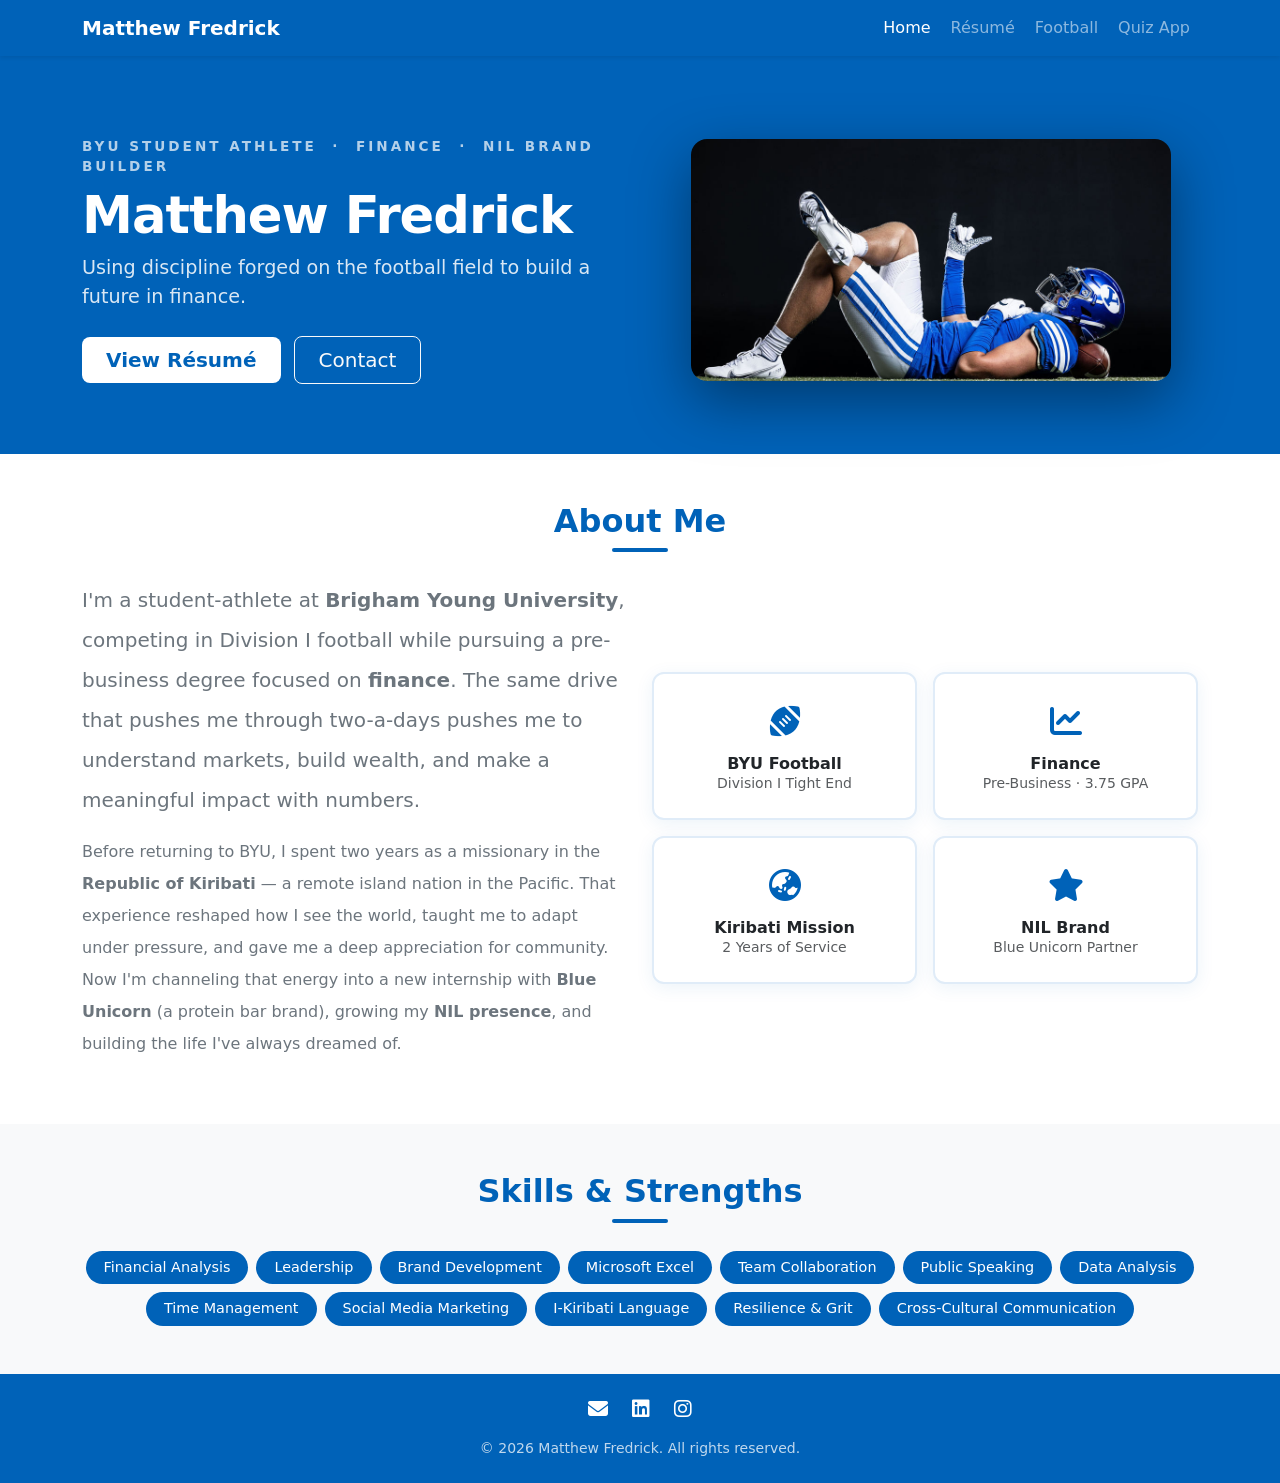
<file: index.html>
<!DOCTYPE html>
<html lang="en">
<head>
  <meta charset="UTF-8" />
  <meta name="viewport" content="width=device-width, initial-scale=1.0" />
  <title>Matthew Fredrick</title>
  <link href="https://cdn.jsdelivr.net/npm/bootstrap@5.3.2/dist/css/bootstrap.min.css" rel="stylesheet" />
  <link href="https://cdnjs.cloudflare.com/ajax/libs/font-awesome/6.5.0/css/all.min.css" rel="stylesheet" />
  <style>
    :root {
      --royal: #0062B8;
      --royal-dark: #004f94;
      --white: #ffffff;
    }

    .navbar { background-color: var(--royal); }

    .hero {
      background: var(--royal);
      color: #fff;
      padding: 80px 0 70px;
    }
    .hero h1 { font-size: 3.2rem; font-weight: 800; letter-spacing: -1px; }
    .hero .subtitle { font-size: 1.2rem; opacity: .85; }
    .btn-white { background-color: #fff; color: var(--royal); border: none; font-weight: 700; }
    .btn-white:hover { background-color: #e6e6e6; color: var(--royal); }

    .hero-photo-wrap {
      position: relative;
    }
    .hero-photo-wrap img {
      width: 100%;
      max-width: 480px;
      border-radius: 16px;
      box-shadow: 0 20px 60px rgba(0,0,0,0.4);
      display: block;
      margin: 0 auto;
    }

    .section-title { color: var(--royal); font-weight: 700; }
    .title-bar {
      width: 56px; height: 4px;
      background: var(--royal);
      margin: 8px auto 28px;
      border-radius: 2px;
    }

    .stat-card {
      border: 2px solid #e0ecf8;
      border-radius: 12px;
      box-shadow: 0 4px 18px rgba(0,98,184,.08);
      transition: transform .2s;
    }
    .stat-card:hover { transform: translateY(-4px); border-color: var(--royal); }
    .stat-icon { font-size: 2rem; color: var(--royal); }

    .skill-pill {
      background-color: var(--royal);
      color: #fff;
      border-radius: 50px;
      padding: 6px 18px;
      font-size: .9rem;
    }

    footer {
      background-color: var(--royal);
      color: rgba(255,255,255,.75);
    }
    footer a { color: #fff; transition: color .15s; }
    footer a:hover { color: rgba(255,255,255,.75); }
  </style>
</head>
<body>

<!-- NAVBAR -->
<nav class="navbar navbar-expand-lg navbar-dark sticky-top shadow-sm">
  <div class="container">
    <a class="navbar-brand fw-bold fs-5 text-white" href="index.html">Matthew Fredrick</a>
    <button class="navbar-toggler" type="button"
            data-bs-toggle="collapse" data-bs-target="#nav">
      <span class="navbar-toggler-icon"></span>
    </button>
    <div class="collapse navbar-collapse" id="nav">
      <ul class="navbar-nav ms-auto gap-1">
        <li class="nav-item"><a class="nav-link active" href="index.html">Home</a></li>
        <li class="nav-item"><a class="nav-link" href="resume.html">Résumé</a></li>
        <li class="nav-item"><a class="nav-link" href="football.html">Football</a></li>
        <li class="nav-item"><a class="nav-link" href="app.html">Quiz App</a></li>
      </ul>
    </div>
  </div>
</nav>

<!-- HERO -->
<section class="hero">
  <div class="container">
    <div class="row align-items-center g-5">
      <div class="col-lg-6 text-center text-lg-start">
        <p class="text-uppercase fw-semibold mb-2" style="letter-spacing:3px;opacity:.7;font-size:.85rem;">
          BYU Student Athlete &nbsp;·&nbsp; Finance &nbsp;·&nbsp; NIL Brand Builder
        </p>
        <h1>Matthew Fredrick</h1>
        <p class="subtitle mt-2 mb-4">
          Using discipline forged on the football field to build a future in finance.
        </p>
        <a href="resume.html" class="btn btn-white btn-lg me-2 px-4">View Résumé</a>
        <a href="mailto:matthewfred54@gmail.com" class="btn btn-outline-light btn-lg px-4">Contact</a>
      </div>
      <div class="col-lg-6 hero-photo-wrap text-center">
        <img src="IMG_0869.JPG" alt="Matthew Fredrick #16 BYU Cougars" />
      </div>
    </div>
  </div>
</section>

<!-- ABOUT -->
<section class="py-5">
  <div class="container">
    <h2 class="text-center section-title">About Me</h2>
    <div class="title-bar"></div>
    <div class="row align-items-center g-4">
      <div class="col-lg-6">
        <p class="fs-5 text-secondary lh-lg">
          I'm a student-athlete at <strong>Brigham Young University</strong>, competing
          in Division I football while pursuing a pre-business degree focused on
          <strong>finance</strong>. The same drive that pushes me through two-a-days
          pushes me to understand markets, build wealth, and make a meaningful impact
          with numbers.
        </p>
        <p class="text-secondary lh-lg">
          Before returning to BYU, I spent two years as a missionary in the
          <strong>Republic of Kiribati</strong> — a remote island nation in the Pacific.
          That experience reshaped how I see the world, taught me to adapt under pressure,
          and gave me a deep appreciation for community. Now I'm channeling that energy
          into a new internship with <strong>Blue Unicorn</strong> (a protein bar brand),
          growing my <strong>NIL presence</strong>, and building the life I've always
          dreamed of.
        </p>
      </div>
      <div class="col-lg-6">
        <div class="row g-3">
          <div class="col-6">
            <div class="card stat-card p-4 text-center">
              <div class="stat-icon mb-2"><i class="fas fa-football"></i></div>
              <h6 class="fw-bold mb-0">BYU Football</h6>
              <small class="text-muted">Division I Tight End</small>
            </div>
          </div>
          <div class="col-6">
            <div class="card stat-card p-4 text-center">
              <div class="stat-icon mb-2"><i class="fas fa-chart-line"></i></div>
              <h6 class="fw-bold mb-0">Finance</h6>
              <small class="text-muted">Pre-Business · 3.75 GPA</small>
            </div>
          </div>
          <div class="col-6">
            <div class="card stat-card p-4 text-center">
              <div class="stat-icon mb-2"><i class="fas fa-globe-asia"></i></div>
              <h6 class="fw-bold mb-0">Kiribati Mission</h6>
              <small class="text-muted">2 Years of Service</small>
            </div>
          </div>
          <div class="col-6">
            <div class="card stat-card p-4 text-center">
              <div class="stat-icon mb-2"><i class="fas fa-star"></i></div>
              <h6 class="fw-bold mb-0">NIL Brand</h6>
              <small class="text-muted">Blue Unicorn Partner</small>
            </div>
          </div>
        </div>
      </div>
    </div>
  </div>
</section>

<!-- SKILLS -->
<section class="py-5" style="background:#f8f9fa;">
  <div class="container text-center">
    <h2 class="section-title">Skills &amp; Strengths</h2>
    <div class="title-bar"></div>
    <div class="d-flex flex-wrap justify-content-center gap-2 mt-2">
      <span class="skill-pill">Financial Analysis</span>
      <span class="skill-pill">Leadership</span>
      <span class="skill-pill">Brand Development</span>
      <span class="skill-pill">Microsoft Excel</span>
      <span class="skill-pill">Team Collaboration</span>
      <span class="skill-pill">Public Speaking</span>
      <span class="skill-pill">Data Analysis</span>
      <span class="skill-pill">Time Management</span>
      <span class="skill-pill">Social Media Marketing</span>
      <span class="skill-pill">I-Kiribati Language</span>
      <span class="skill-pill">Resilience &amp; Grit</span>
      <span class="skill-pill">Cross-Cultural Communication</span>
    </div>
  </div>
</section>

<!-- FOOTER -->
<footer class="py-4 text-center">
  <div class="container">
    <div class="mb-3 d-flex justify-content-center gap-4">
      <a href="mailto:matthewfred54@gmail.com" title="Email">
        <i class="fas fa-envelope fa-lg"></i>
      </a>
      <a href="https://www.linkedin.com/in/matthew-fredrick-826a183a2/" target="_blank" title="LinkedIn">
        <i class="fab fa-linkedin fa-lg"></i>
      </a>
      <a href="https://www.instagram.com/matthewfredrick3/" target="_blank" title="Instagram">
        <i class="fab fa-instagram fa-lg"></i>
      </a>
    </div>
    <p class="mb-0 small">&copy; 2026 Matthew Fredrick. All rights reserved.</p>
  </div>
</footer>

<script src="https://cdn.jsdelivr.net/npm/bootstrap@5.3.2/dist/js/bootstrap.bundle.min.js"></script>
</body>
</html>
</file>
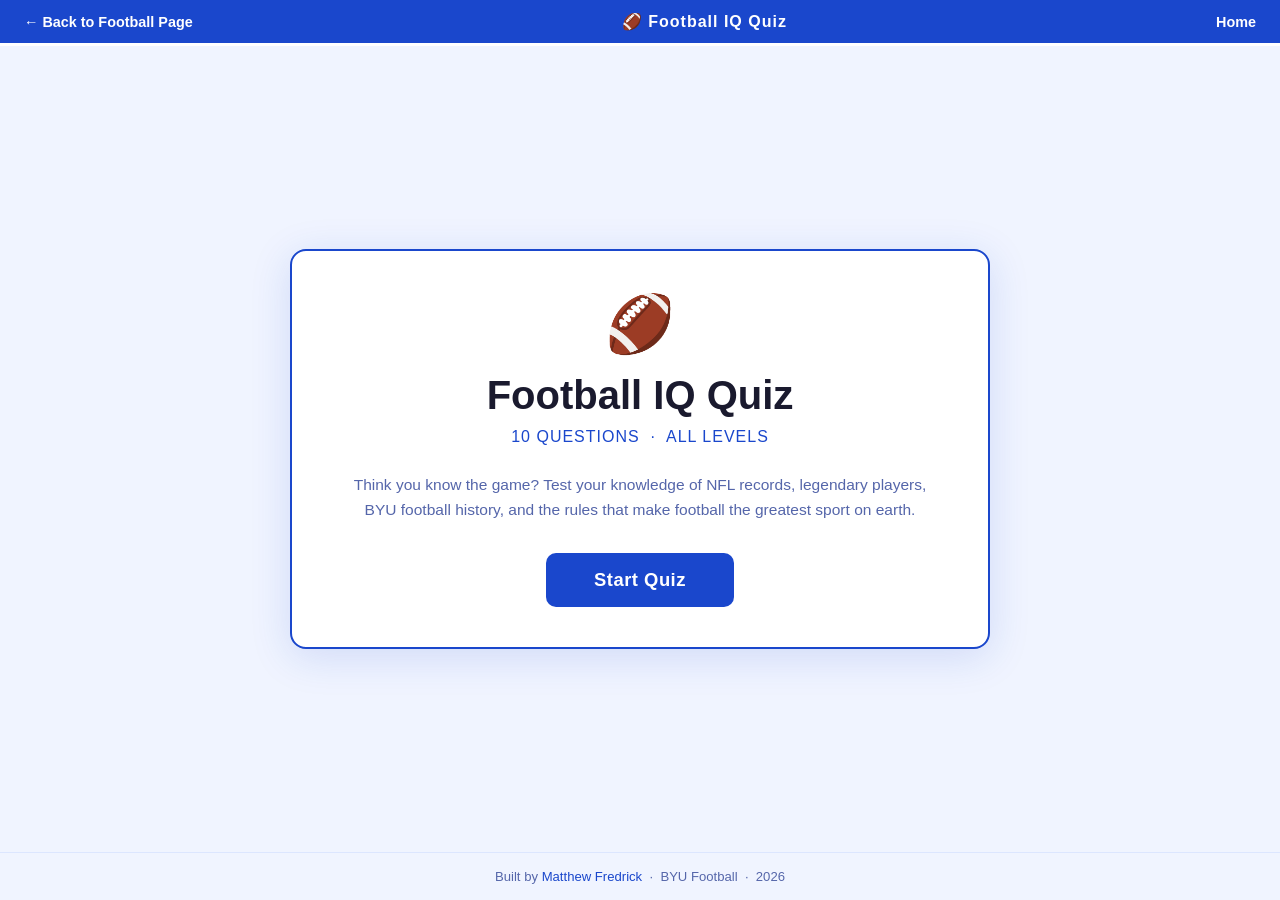
<file: app.html>
<!DOCTYPE html>
<html lang="en">
<head>
  <meta charset="UTF-8" />
  <meta name="viewport" content="width=device-width, initial-scale=1.0" />
  <title>Football IQ Quiz</title>
  <style>
    /* ── Reset & Base ── */
    * { box-sizing: border-box; margin: 0; padding: 0; }

    body {
      font-family: 'Segoe UI', Arial, sans-serif;
      background: #f0f4ff;
      color: #1a1a2e;
      min-height: 100vh;
      display: flex;
      flex-direction: column;
    }

    /* ── Nav ── */
    .top-nav {
      background: #1a47cc;
      padding: 12px 24px;
      border-bottom: 3px solid #ffffff;
      display: flex;
      justify-content: space-between;
      align-items: center;
    }
    .top-nav a {
      color: #ffffff;
      text-decoration: none;
      font-size: 0.9rem;
      font-weight: 600;
    }
    .top-nav .title-badge {
      font-weight: 800;
      font-size: 1rem;
      color: #fff;
      letter-spacing: 1px;
    }

    /* ── Main Container ── */
    .quiz-container {
      flex: 1;
      display: flex;
      flex-direction: column;
      align-items: center;
      justify-content: center;
      padding: 30px 16px;
    }

    /* ── Card ── */
    .quiz-card {
      background: #ffffff;
      border-radius: 16px;
      border: 2px solid #1a47cc;
      padding: 40px 44px;
      max-width: 700px;
      width: 100%;
      box-shadow: 0 8px 40px rgba(26,71,204,0.15);
    }

    /* ── Progress Bar ── */
    .progress-wrap {
      display: flex;
      align-items: center;
      gap: 12px;
      margin-bottom: 28px;
    }
    .progress-bar-bg {
      flex: 1;
      background: #dce6ff;
      border-radius: 99px;
      height: 8px;
      overflow: hidden;
    }
    .progress-bar-fill {
      height: 100%;
      background: #1a47cc;
      border-radius: 99px;
      transition: width 0.4s ease;
    }
    .progress-label {
      font-size: 0.82rem;
      color: #5566aa;
      white-space: nowrap;
    }

    /* ── Score ── */
    .score-display {
      text-align: right;
      font-size: 0.88rem;
      color: #5566aa;
      margin-bottom: 6px;
    }
    .score-display span {
      color: #1a47cc;
      font-weight: 700;
    }

    /* ── Question ── */
    .question-number {
      font-size: 0.8rem;
      text-transform: uppercase;
      letter-spacing: 2px;
      color: #1a47cc;
      margin-bottom: 8px;
    }
    .question-text {
      font-size: 1.35rem;
      font-weight: 700;
      color: #1a1a2e;
      line-height: 1.45;
      margin-bottom: 28px;
    }

    /* ── Options ── */
    .options-grid {
      display: grid;
      grid-template-columns: 1fr 1fr;
      gap: 12px;
      margin-bottom: 20px;
    }

    @media (max-width: 500px) {
      .options-grid { grid-template-columns: 1fr; }
      .quiz-card { padding: 28px 20px; }
    }

    .option-btn {
      background: #f0f4ff;
      color: #1a1a2e;
      border: 2px solid #dce6ff;
      border-radius: 10px;
      padding: 14px 18px;
      font-size: 1rem;
      cursor: pointer;
      text-align: left;
      transition: background 0.15s, border-color 0.15s, transform 0.1s;
      line-height: 1.4;
    }
    .option-btn:hover:not(:disabled) {
      background: #dce6ff;
      border-color: #1a47cc;
      transform: translateY(-1px);
    }
    .option-btn:disabled { cursor: default; }
    .option-btn.correct {
      background: #134a2e;
      border-color: #2ecc71;
      color: #2ecc71;
    }
    .option-btn.wrong {
      background: #4a1313;
      border-color: #e74c3c;
      color: #e74c3c;
    }
    .option-btn.reveal-correct {
      background: #134a2e;
      border-color: #2ecc71;
      color: #2ecc71;
    }

    /* ── Feedback ── */
    .feedback-box {
      border-radius: 10px;
      padding: 14px 18px;
      font-size: 0.95rem;
      margin-top: 4px;
      display: none;
      line-height: 1.5;
    }
    .feedback-box.show { display: block; }
    .feedback-box.correct-fb {
      background: #0d3320;
      border: 1px solid #2ecc71;
      color: #7dde9a;
    }
    .feedback-box.wrong-fb {
      background: #3a0d0d;
      border: 1px solid #e74c3c;
      color: #f08080;
    }
    .feedback-icon { font-size: 1.1rem; margin-right: 6px; }

    /* ── Next Button ── */
    .next-btn {
      display: none;
      margin-top: 22px;
      width: 100%;
      background: #1a47cc;
      color: #ffffff;
      border: none;
      border-radius: 10px;
      padding: 14px;
      font-size: 1rem;
      font-weight: 700;
      cursor: pointer;
      letter-spacing: 0.5px;
      transition: background 0.15s, transform 0.1s;
    }
    .next-btn:hover {
      background: #0a2a80;
      color: #fff;
      transform: translateY(-1px);
    }
    .next-btn.show { display: block; }

    /* ── Results Screen ── */
    .results-screen {
      display: none;
      text-align: center;
    }
    .results-screen.show { display: block; }
    .quiz-active { display: block; }
    .quiz-active.hide { display: none; }

    .result-emoji { font-size: 4rem; margin-bottom: 12px; }
    .result-title {
      font-size: 2rem;
      font-weight: 800;
      color: #1a47cc;
      margin-bottom: 6px;
    }
    .result-score {
      font-size: 3.5rem;
      font-weight: 900;
      color: #1a1a2e;
      margin: 10px 0 6px;
    }
    .result-subtext {
      color: #5566aa;
      font-size: 1rem;
      margin-bottom: 28px;
    }
    .grade-tag {
      display: inline-block;
      padding: 8px 28px;
      border-radius: 50px;
      font-weight: 700;
      font-size: 1.1rem;
      margin-bottom: 28px;
    }
    .grade-a { background: #134a2e; color: #2ecc71; border: 2px solid #2ecc71; }
    .grade-b { background: #1a3a14; color: #8bc34a; border: 2px solid #8bc34a; }
    .grade-c { background: #dce6ff; color: #1a47cc; border: 2px solid #1a47cc; }
    .grade-d { background: #4a1313; color: #e74c3c; border: 2px solid #e74c3c; }

    .play-again-btn {
      background: #1a47cc;
      color: #ffffff;
      border: none;
      border-radius: 10px;
      padding: 14px 40px;
      font-size: 1rem;
      font-weight: 700;
      cursor: pointer;
      margin-top: 10px;
      transition: background 0.15s;
    }
    .play-again-btn:hover { background: #0a2a80; color: #fff; }

    .back-link {
      display: block;
      margin-top: 18px;
      color: #5566aa;
      font-size: 0.9rem;
      text-decoration: none;
    }
    .back-link:hover { color: #1a47cc; }

    /* ── Start Screen ── */
    .start-screen { text-align: center; }
    .start-screen h1 {
      font-size: 2.5rem;
      font-weight: 900;
      color: #1a1a2e;
      margin-bottom: 6px;
    }
    .start-screen .tagline {
      color: #1a47cc;
      font-size: 1rem;
      margin-bottom: 24px;
      letter-spacing: 1px;
    }
    .start-screen p {
      color: #5566aa;
      font-size: 0.97rem;
      margin-bottom: 30px;
      line-height: 1.6;
    }
    .start-btn {
      background: #1a47cc;
      color: #ffffff;
      border: none;
      border-radius: 10px;
      padding: 16px 48px;
      font-size: 1.15rem;
      font-weight: 800;
      cursor: pointer;
      letter-spacing: 0.5px;
      transition: background 0.15s, transform 0.1s;
    }
    .start-btn:hover { background: #0a2a80; color: #fff; transform: translateY(-2px); }

    .football-emoji { font-size: 3.5rem; margin-bottom: 16px; }

    /* Footer */
    .quiz-footer {
      text-align: center;
      padding: 16px;
      color: #5566aa;
      font-size: 0.82rem;
      border-top: 1px solid #dce6ff;
    }
    .quiz-footer a { color: #1a47cc; text-decoration: none; }
  </style>
</head>
<body>

<!-- TOP NAV -->
<div class="top-nav">
  <a href="football.html">← Back to Football Page</a>
  <span class="title-badge">🏈 Football IQ Quiz</span>
  <a href="index.html">Home</a>
</div>

<!-- QUIZ CONTAINER -->
<div class="quiz-container">
  <div class="quiz-card">

    <!-- ── START SCREEN ── -->
    <div class="start-screen" id="startScreen">
      <div class="football-emoji">🏈</div>
      <h1>Football IQ Quiz</h1>
      <p class="tagline">10 QUESTIONS &nbsp;·&nbsp; ALL LEVELS</p>
      <p>
        Think you know the game? Test your knowledge of NFL records,
        legendary players, BYU football history, and the rules that make
        football the greatest sport on earth.
      </p>
      <button class="start-btn" onclick="startQuiz()">Start Quiz</button>
    </div>

    <!-- ── QUIZ SCREEN ── -->
    <div class="quiz-active hide" id="quizScreen">
      <div class="score-display">Score: <span id="scoreDisplay">0</span> / <span id="totalDisplay">10</span></div>

      <div class="progress-wrap">
        <div class="progress-bar-bg">
          <div class="progress-bar-fill" id="progressBar" style="width:0%"></div>
        </div>
        <div class="progress-label" id="progressLabel">0 / 10</div>
      </div>

      <div class="question-number" id="questionNumber">Question 1 of 10</div>
      <div class="question-text" id="questionText"></div>

      <div class="options-grid" id="optionsGrid"></div>

      <div class="feedback-box" id="feedbackBox"></div>

      <button class="next-btn" id="nextBtn" onclick="nextQuestion()">Next Question →</button>
    </div>

    <!-- ── RESULTS SCREEN ── -->
    <div class="results-screen" id="resultsScreen">
      <div class="result-emoji" id="resultEmoji"></div>
      <div class="result-title" id="resultTitle"></div>
      <div class="result-score" id="resultScore"></div>
      <div class="result-subtext" id="resultSubtext"></div>
      <div class="grade-tag" id="gradeTag"></div>
      <br/>
      <button class="play-again-btn" onclick="resetQuiz()">Play Again</button>
      <a class="back-link" href="football.html">← Return to Football Page</a>
    </div>

  </div>
</div>

<!-- FOOTER -->
<div class="quiz-footer">
  Built by <a href="index.html">Matthew Fredrick</a> &nbsp;·&nbsp; BYU Football &nbsp;·&nbsp; 2026
</div>

<script>
  const questions = [
    {
      q: "How many Super Bowl championships did Tom Brady win over his career?",
      options: ["5", "6", "7", "4"],
      correct: 2,
      fact: "Brady won 7 Super Bowls — 6 with the New England Patriots (2001, 2003, 2004, 2014, 2016, 2018) and 1 with the Tampa Bay Buccaneers (2020). The GOAT."
    },
    {
      q: "BYU won a national championship in college football in what year?",
      options: ["1980", "1984", "1990", "1976"],
      correct: 1,
      fact: "BYU won the 1984 national championship under legendary coach LaVell Edwards, led by Robbie Bosco. The Cougars went 13-0 that season. Cougar Pride! 💙"
    },
    {
      q: "Which wide receiver holds the NFL all-time record for career receiving touchdowns?",
      options: ["Randy Moss", "Terrell Owens", "Jerry Rice", "Larry Fitzgerald"],
      correct: 2,
      fact: "Jerry Rice scored 197 receiving touchdowns over his Hall of Fame career with the 49ers. His records may never be broken."
    },
    {
      q: "How many points does a safety score in the NFL?",
      options: ["1 point", "2 points", "3 points", "6 points"],
      correct: 1,
      fact: "A safety scores 2 points for the defending team AND gives them the ball via a free kick. It's one of the rarest and most exciting plays in football."
    },
    {
      q: "How many teams are currently in the NFL?",
      options: ["28", "30", "32", "36"],
      correct: 2,
      fact: "The NFL has 32 teams split into two conferences (AFC and NFC) of 16 teams each, with 4 teams per division."
    },
    {
      q: "Patrick Mahomes won his first Super Bowl MVP at what age?",
      options: ["22", "24", "26", "28"],
      correct: 1,
      fact: "Mahomes was 24 years old when he led the Kansas City Chiefs to Super Bowl LIV victory and won MVP honors — one of the youngest QBs to do so."
    },
    {
      q: "Which player set the NFL single-season rushing record with 2,105 yards in 1984?",
      options: ["Barry Sanders", "Eric Dickerson", "Walter Payton", "Emmitt Smith"],
      correct: 1,
      fact: "Eric Dickerson ran for 2,105 yards in 1984 with the LA Rams — a record that still stands today. That same year BYU won the national championship!"
    },
    {
      q: "In football, what is the term for a pass thrown behind or parallel to the line of scrimmage?",
      options: ["Screen pass", "Lateral", "Dump off", "Play action"],
      correct: 1,
      fact: "A lateral is a pass thrown sideways or backward. Unlike a forward pass, there is no limit to the number of laterals per play — leading to some wild last-second trick plays."
    },
    {
      q: "Which franchise has the most Super Bowl victories all time?",
      options: ["Dallas Cowboys", "San Francisco 49ers", "Pittsburgh Steelers", "New England Patriots"],
      correct: 2,
      fact: "The Pittsburgh Steelers and New England Patriots are tied with 6 Super Bowl wins each — the most in NFL history."
    },
    {
      q: "What does 'NIL' stand for in college sports?",
      options: [
        "National Intercollegiate League",
        "Name, Image, and Likeness",
        "New Incentive Law",
        "National Income Limit"
      ],
      correct: 1,
      fact: "NIL stands for Name, Image, and Likeness — the rights athletes gained in 2021 to earn money from their personal brand, sponsorships, and social media."
    }
  ];

  let currentIndex = 0;
  let score = 0;
  let answered = false;
  let shuffledQuestions = [];

  function shuffle(arr) {
    const a = [...arr];
    for (let i = a.length - 1; i > 0; i--) {
      const j = Math.floor(Math.random() * (i + 1));
      [a[i], a[j]] = [a[j], a[i]];
    }
    return a;
  }

  function startQuiz() {
    shuffledQuestions = shuffle(questions);
    currentIndex = 0;
    score = 0;
    document.getElementById('startScreen').style.display = 'none';
    document.getElementById('quizScreen').classList.remove('hide');
    document.getElementById('scoreDisplay').textContent = '0';
    renderQuestion();
  }

  function renderQuestion() {
    answered = false;
    const q = shuffledQuestions[currentIndex];
    const total = shuffledQuestions.length;

    const pct = (currentIndex / total) * 100;
    document.getElementById('progressBar').style.width = pct + '%';
    document.getElementById('progressLabel').textContent = currentIndex + ' / ' + total;
    document.getElementById('questionNumber').textContent = 'Question ' + (currentIndex + 1) + ' of ' + total;
    document.getElementById('questionText').textContent = q.q;

    const fb = document.getElementById('feedbackBox');
    fb.className = 'feedback-box';
    fb.textContent = '';

    const nextBtn = document.getElementById('nextBtn');
    nextBtn.className = 'next-btn';
    if (currentIndex === total - 1) {
      nextBtn.textContent = 'See Results 🏆';
    } else {
      nextBtn.textContent = 'Next Question →';
    }

    const grid = document.getElementById('optionsGrid');
    grid.innerHTML = '';
    q.options.forEach((opt, i) => {
      const btn = document.createElement('button');
      btn.className = 'option-btn';
      btn.textContent = opt;
      btn.onclick = () => selectAnswer(i);
      grid.appendChild(btn);
    });
  }

  function selectAnswer(chosen) {
    if (answered) return;
    answered = true;

    const q = shuffledQuestions[currentIndex];
    const buttons = document.querySelectorAll('.option-btn');
    const fb = document.getElementById('feedbackBox');

    buttons.forEach(btn => btn.disabled = true);

    if (chosen === q.correct) {
      score++;
      document.getElementById('scoreDisplay').textContent = score;
      buttons[chosen].classList.add('correct');
      fb.innerHTML = '<span class="feedback-icon">✅</span><strong>Correct!</strong> ' + q.fact;
      fb.className = 'feedback-box correct-fb show';
    } else {
      buttons[chosen].classList.add('wrong');
      buttons[q.correct].classList.add('reveal-correct');
      fb.innerHTML = '<span class="feedback-icon">❌</span><strong>Not quite.</strong> The correct answer was <strong>' +
                     q.options[q.correct] + '</strong>. ' + q.fact;
      fb.className = 'feedback-box wrong-fb show';
    }

    document.getElementById('nextBtn').classList.add('show');
  }

  function nextQuestion() {
    currentIndex++;
    if (currentIndex >= shuffledQuestions.length) {
      showResults();
    } else {
      renderQuestion();
    }
  }

  function showResults() {
    document.getElementById('quizScreen').classList.add('hide');
    const res = document.getElementById('resultsScreen');
    res.classList.add('show');

    document.getElementById('progressBar').style.width = '100%';

    const total = shuffledQuestions.length;
    const pct = (score / total) * 100;

    document.getElementById('resultScore').textContent = score + ' / ' + total;

    let emoji, title, subtext, gradeClass, gradeText;

    if (pct === 100) {
      emoji = '🏆'; title = 'PERFECT SCORE!';
      subtext = 'You\'re an absolute football genius. Hall of Fame material.';
      gradeClass = 'grade-a'; gradeText = 'Grade: A+  Elite Football IQ';
    } else if (pct >= 80) {
      emoji = '🔥'; title = 'GREAT JOB!';
      subtext = 'Solid football knowledge. You\'d hold your own in any film room.';
      gradeClass = 'grade-a'; gradeText = 'Grade: A  Strong Football IQ';
    } else if (pct >= 60) {
      emoji = '👍'; title = 'SOLID EFFORT';
      subtext = 'You know the game pretty well. A little more film study wouldn\'t hurt.';
      gradeClass = 'grade-b'; gradeText = 'Grade: B  Good Football IQ';
    } else if (pct >= 40) {
      emoji = '🤔'; title = 'KEEP STUDYING';
      subtext = 'You\'ve got the basics, but there\'s room to grow. Hit the film room!';
      gradeClass = 'grade-c'; gradeText = 'Grade: C  Average Football IQ';
    } else {
      emoji = '😅'; title = 'BACK TO BASICS';
      subtext = 'Don\'t sweat it — even Tom Brady had to learn the playbook. Try again!';
      gradeClass = 'grade-d'; gradeText = 'Grade: D  Time to Study Up';
    }

    document.getElementById('resultEmoji').textContent = emoji;
    document.getElementById('resultTitle').textContent = title;
    document.getElementById('resultSubtext').textContent = subtext;
    const gt = document.getElementById('gradeTag');
    gt.textContent = gradeText;
    gt.className = 'grade-tag ' + gradeClass;
  }

  function resetQuiz() {
    document.getElementById('resultsScreen').classList.remove('show');
    startQuiz();
  }
</script>
</body>
</html>
</file>
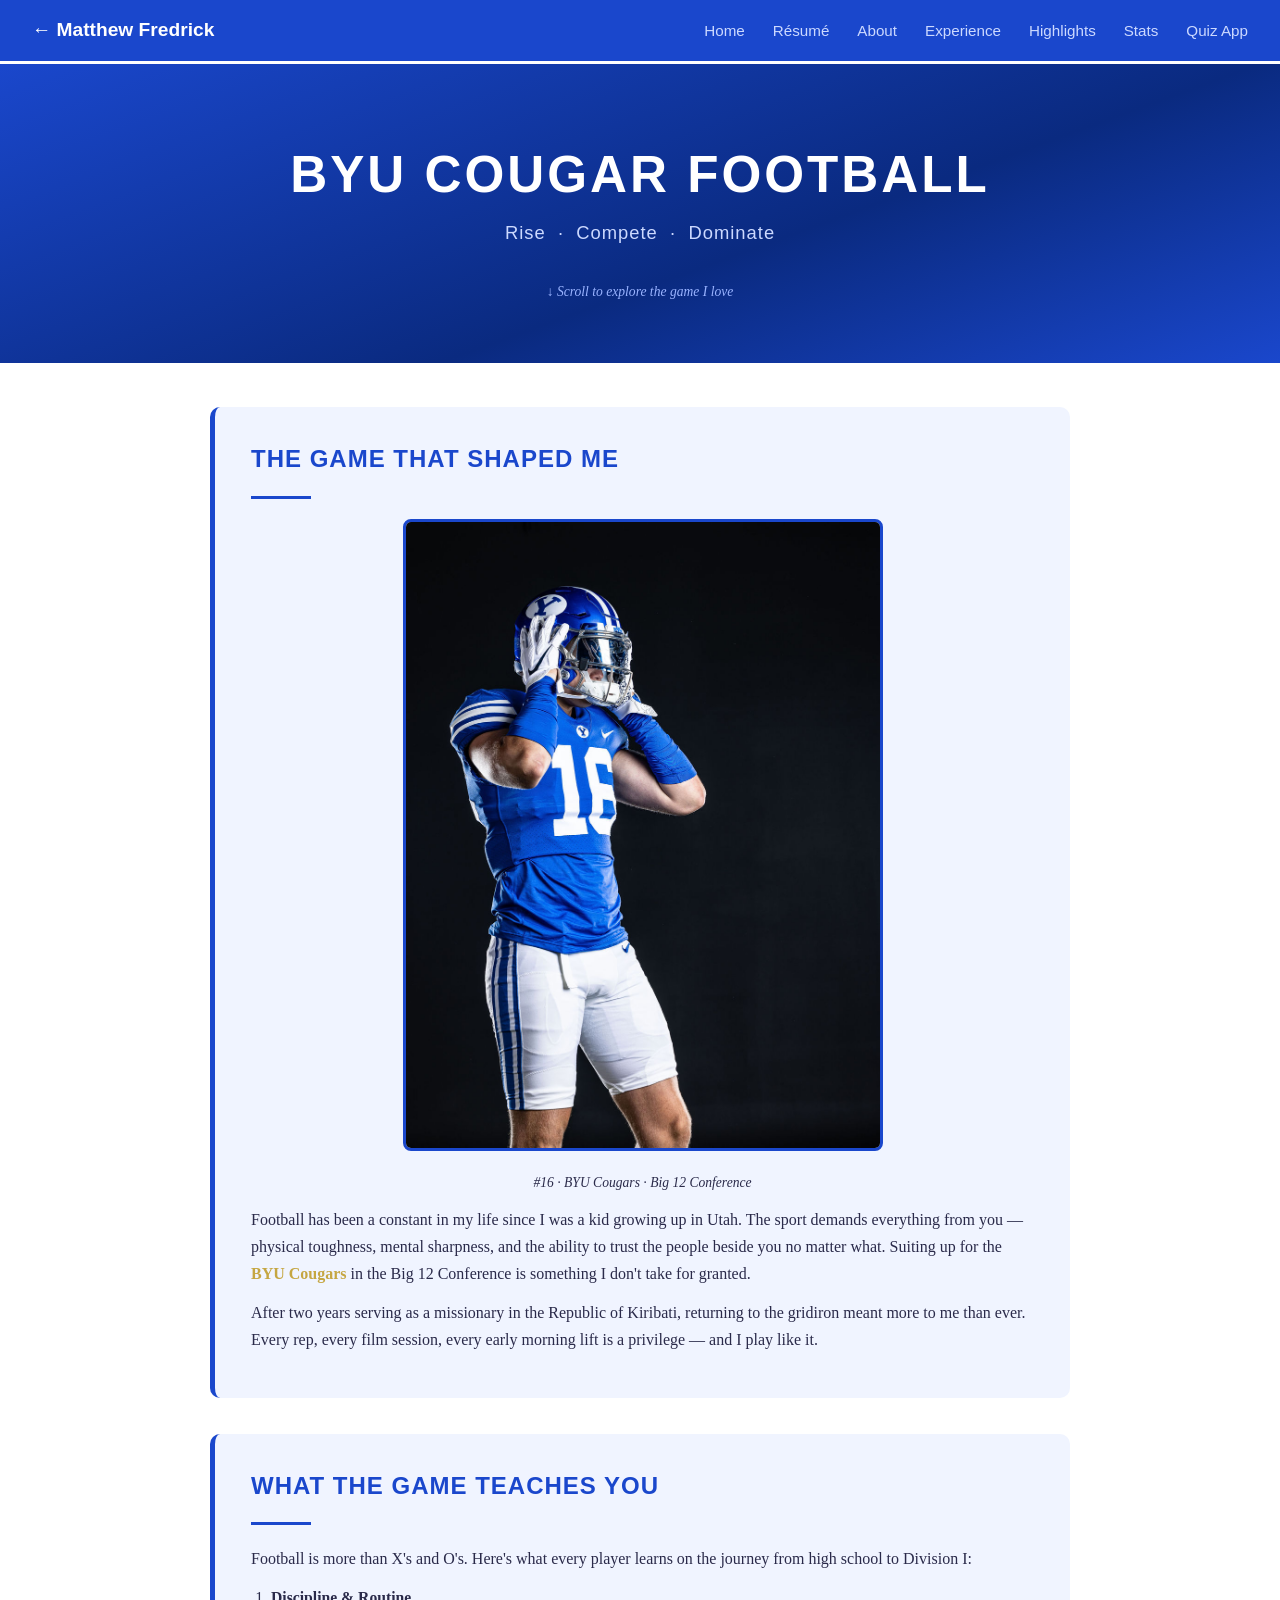
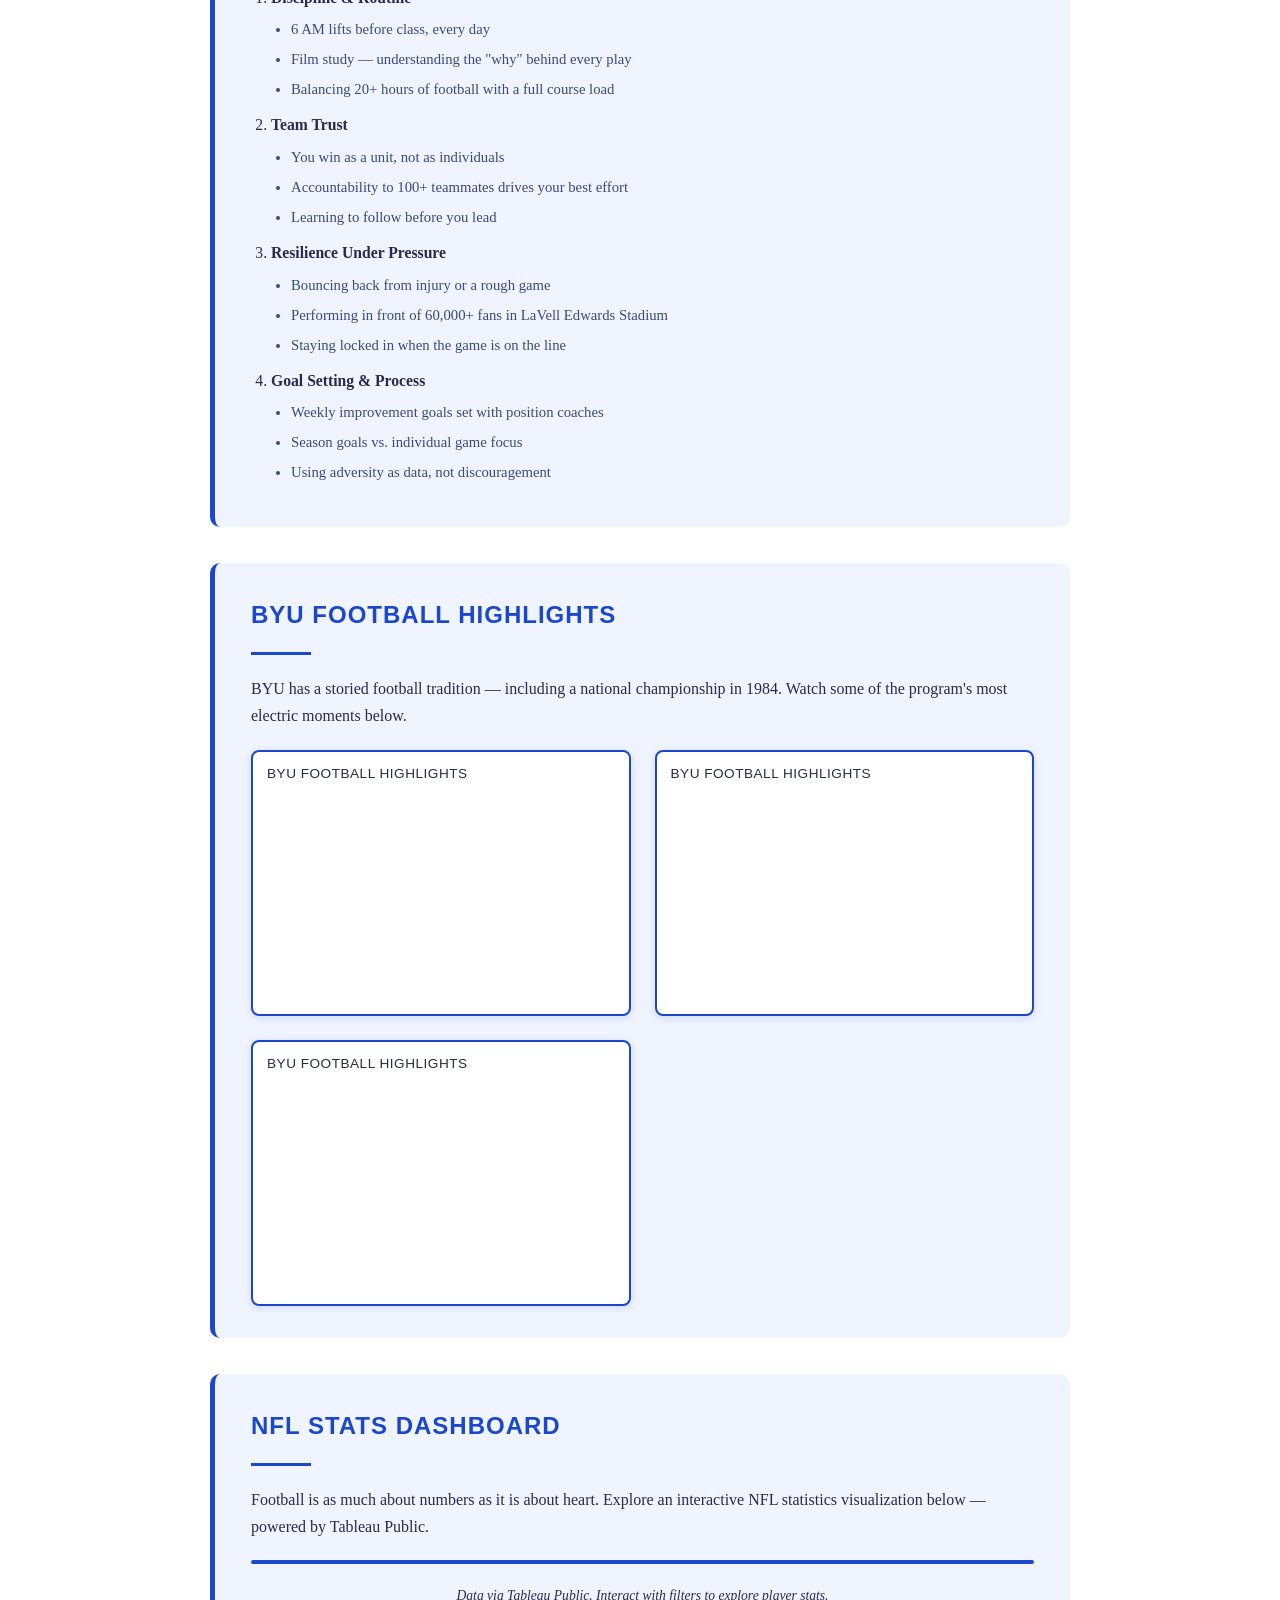
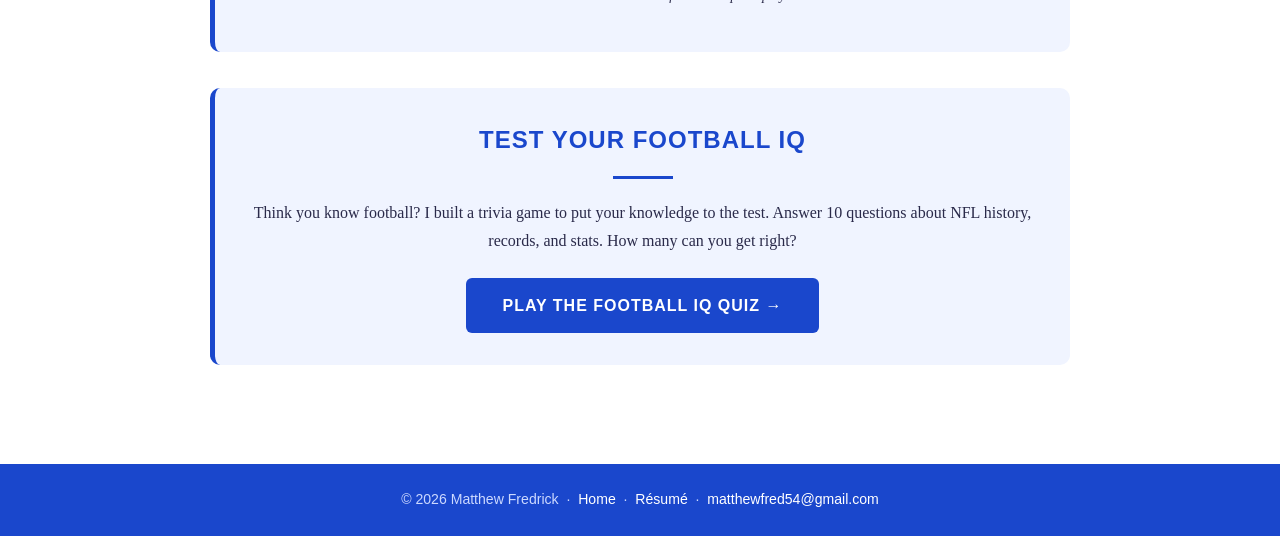
<file: football.html>
<!DOCTYPE html>
<html lang="en">
<head>
  <meta charset="UTF-8" />
  <meta name="viewport" content="width=device-width, initial-scale=1.0" />
  <title>BYU Football — Matthew Fredrick</title>

  <!-- Custom stylesheet (no Bootstrap on this page) -->
  <link rel="stylesheet" href="football.css" />
</head>
<body>

<!-- ═══════════════════════ NAV BAR ═══════════════════════ -->
<header class="nav-bar">
  <a href="index.html" class="site-name">← Matthew Fredrick</a>
  <nav>
    <a href="index.html">Home</a>
    <a href="resume.html">Résumé</a>
    <a href="#about">About</a>
    <a href="#experience">Experience</a>
    <a href="#highlights">Highlights</a>
    <a href="#stats">Stats</a>
    <a href="#app">Quiz App</a>
  </nav>
</header>

<!-- ═══════════════════════ HERO ═══════════════════════ -->
<div class="hero-section">
  <h1>BYU Cougar Football</h1>
  <p class="hero-sub">Rise &nbsp;·&nbsp; Compete &nbsp;·&nbsp; Dominate</p>
  <p class="scroll-hint">↓ Scroll to explore the game I love</p>
</div>

<!-- ═══════════════════════ MAIN CONTENT ═══════════════════════ -->
<div class="main-content">

  <!-- ─── ABOUT ─── -->
  <div id="about" class="content-section anchor-target">
    <h2>The Game That Shaped Me</h2>
    <hr class="gold-divider" />

    <!-- Personal photo — upload matthew-uniform.jpg to your GitHub repo root -->
    <img
      src="matthew-uniform.jpg"
      alt="Matthew Fredrick #16, BYU Cougars"
      class="responsive-img hero-photo"
    />
    <p class="img-caption">#16 · BYU Cougars · Big 12 Conference</p>

    <p>
      Football has been a constant in my life since I was a kid growing up in Utah.
      The sport demands everything from you — physical toughness, mental sharpness,
      and the ability to trust the people beside you no matter what. Suiting up for
      the <strong style="color:#C5A642;">BYU Cougars</strong> in the Big 12 Conference
      is something I don't take for granted.
    </p>
    <p>
      After two years serving as a missionary in the Republic of Kiribati, returning
      to the gridiron meant more to me than ever. Every rep, every film session, every
      early morning lift is a privilege — and I play like it.
    </p>
  </div>

  <!-- ─── WHAT FOOTBALL TEACHES ─── (nested list requirement) -->
  <div id="experience" class="content-section anchor-target">
    <h2>What the Game Teaches You</h2>
    <hr class="gold-divider" />
    <p>
      Football is more than X's and O's. Here's what every player learns on the
      journey from high school to Division I:
    </p>

    <!-- Ordered list with embedded unordered lists -->
    <ol class="main-list">
      <li>
        <strong>Discipline &amp; Routine</strong>
        <ul class="sub-list">
          <li>6 AM lifts before class, every day</li>
          <li>Film study — understanding the "why" behind every play</li>
          <li>Balancing 20+ hours of football with a full course load</li>
        </ul>
      </li>
      <li>
        <strong>Team Trust</strong>
        <ul class="sub-list">
          <li>You win as a unit, not as individuals</li>
          <li>Accountability to 100+ teammates drives your best effort</li>
          <li>Learning to follow before you lead</li>
        </ul>
      </li>
      <li>
        <strong>Resilience Under Pressure</strong>
        <ul class="sub-list">
          <li>Bouncing back from injury or a rough game</li>
          <li>Performing in front of 60,000+ fans in LaVell Edwards Stadium</li>
          <li>Staying locked in when the game is on the line</li>
        </ul>
      </li>
      <li>
        <strong>Goal Setting &amp; Process</strong>
        <ul class="sub-list">
          <li>Weekly improvement goals set with position coaches</li>
          <li>Season goals vs. individual game focus</li>
          <li>Using adversity as data, not discouragement</li>
        </ul>
      </li>
    </ol>
  </div>

  <!-- ─── HIGHLIGHTS ─── (multiple YouTube embeds) -->
  <div id="highlights" class="content-section anchor-target">
    <h2>BYU Football Highlights</h2>
    <hr class="gold-divider" />
    <p>
      BYU has a storied football tradition — including a national championship in 1984.
      Watch some of the program's most electric moments below.
    </p>

    <div class="highlights-grid">

      <div class="highlight-card">
        <p class="highlight-label">BYU Football Highlights</p>
        <div class="video-wrapper">
          <iframe
            src="https://www.youtube.com/embed/3LSL1pTCSbg"
            title="BYU Football Highlights"
            allow="accelerometer; autoplay; clipboard-write; encrypted-media; gyroscope; picture-in-picture"
            allowfullscreen>
          </iframe>
        </div>
      </div>

      <div class="highlight-card">
        <p class="highlight-label">BYU Football Highlights</p>
        <div class="video-wrapper">
          <iframe
            src="https://www.youtube.com/embed/kbE4Fb5wqC4"
            title="BYU Football Highlights"
            allow="accelerometer; autoplay; clipboard-write; encrypted-media; gyroscope; picture-in-picture"
            allowfullscreen>
          </iframe>
        </div>
      </div>

      <div class="highlight-card">
        <p class="highlight-label">BYU Football Highlights</p>
        <div class="video-wrapper">
          <iframe
            src="https://www.youtube.com/embed/n_GAON8kGvg"
            title="BYU Football Highlights"
            allow="accelerometer; autoplay; clipboard-write; encrypted-media; gyroscope; picture-in-picture"
            allowfullscreen>
          </iframe>
        </div>
      </div>

    </div>
  </div>

  <!-- ─── TABLEAU STATS ─── (live interactive embed) -->
  <div id="stats" class="content-section anchor-target">
    <h2>NFL Stats Dashboard</h2>
    <hr class="gold-divider" />
    <p>
      Football is as much about numbers as it is about heart. Explore an interactive
      NFL statistics visualization below — powered by Tableau Public.
    </p>

    <div class="tableau-wrapper">
      <div class='tableauPlaceholder' id='viz1700000000000' style='position:relative; width:100%;'>
        <noscript>
          <a href='https://public.tableau.com/views/NFLStandings/NFLStandings'>
            <img alt='NFL Standings'
                 src='https://public.tableau.com/static/images/NF/NFLStandings/NFLStandings/1_rss.png'
                 style='border:none;' />
          </a>
        </noscript>
        <object class='tableauViz' style='display:none;'>
          <param name='host_url' value='https%3A%2F%2Fpublic.tableau.com%2F' />
          <param name='embed_code_version' value='3' />
          <param name='site_root' value='' />
          <param name='name' value='NFLStandings/NFLStandings' />
          <param name='tabs' value='no' />
          <param name='toolbar' value='yes' />
          <param name='animate_transition' value='yes' />
          <param name='display_static_image' value='yes' />
          <param name='display_spinner' value='yes' />
          <param name='display_overlay' value='yes' />
          <param name='display_count' value='yes' />
          <param name='language' value='en-US' />
        </object>
      </div>
      <script type='text/javascript'>
        (function() {
          var divElement = document.getElementById('viz1700000000000');
          var vizElement = divElement.getElementsByTagName('object')[0];
          vizElement.style.width = '100%';
          vizElement.style.height = (divElement.offsetWidth * 0.75) + 'px';
          var scriptElement = document.createElement('script');
          scriptElement.src = 'https://public.tableau.com/javascripts/api/viz_v1.js';
          vizElement.parentNode.insertBefore(scriptElement, vizElement);
        })();
      </script>
    </div>

    <p class="img-caption">
      Data via Tableau Public. Interact with filters to explore player stats.
    </p>
  </div>

  <!-- ─── WEB APP LINK ─── -->
  <div id="app" class="content-section anchor-target" style="text-align:center;">
    <h2>Test Your Football IQ</h2>
    <hr class="gold-divider" style="margin: 12px auto 20px;" />
    <p>
      Think you know football? I built a trivia game to put your knowledge to the test.
      Answer 10 questions about NFL history, records, and stats.
      How many can you get right?
    </p>
    <a href="app.html" class="app-link-btn">Play the Football IQ Quiz →</a>
  </div>

</div><!-- /main-content -->

<!-- ═══════════════════════ FOOTER ═══════════════════════ -->
<footer class="site-footer">
  <p>
    &copy; 2026 Matthew Fredrick &nbsp;·&nbsp;
    <a href="index.html">Home</a> &nbsp;·&nbsp;
    <a href="resume.html">Résumé</a> &nbsp;·&nbsp;
    <a href="mailto:matthewfred54@gmail.com">matthewfred54@gmail.com</a>
  </p>
</footer>

</body>
</html>
</file>
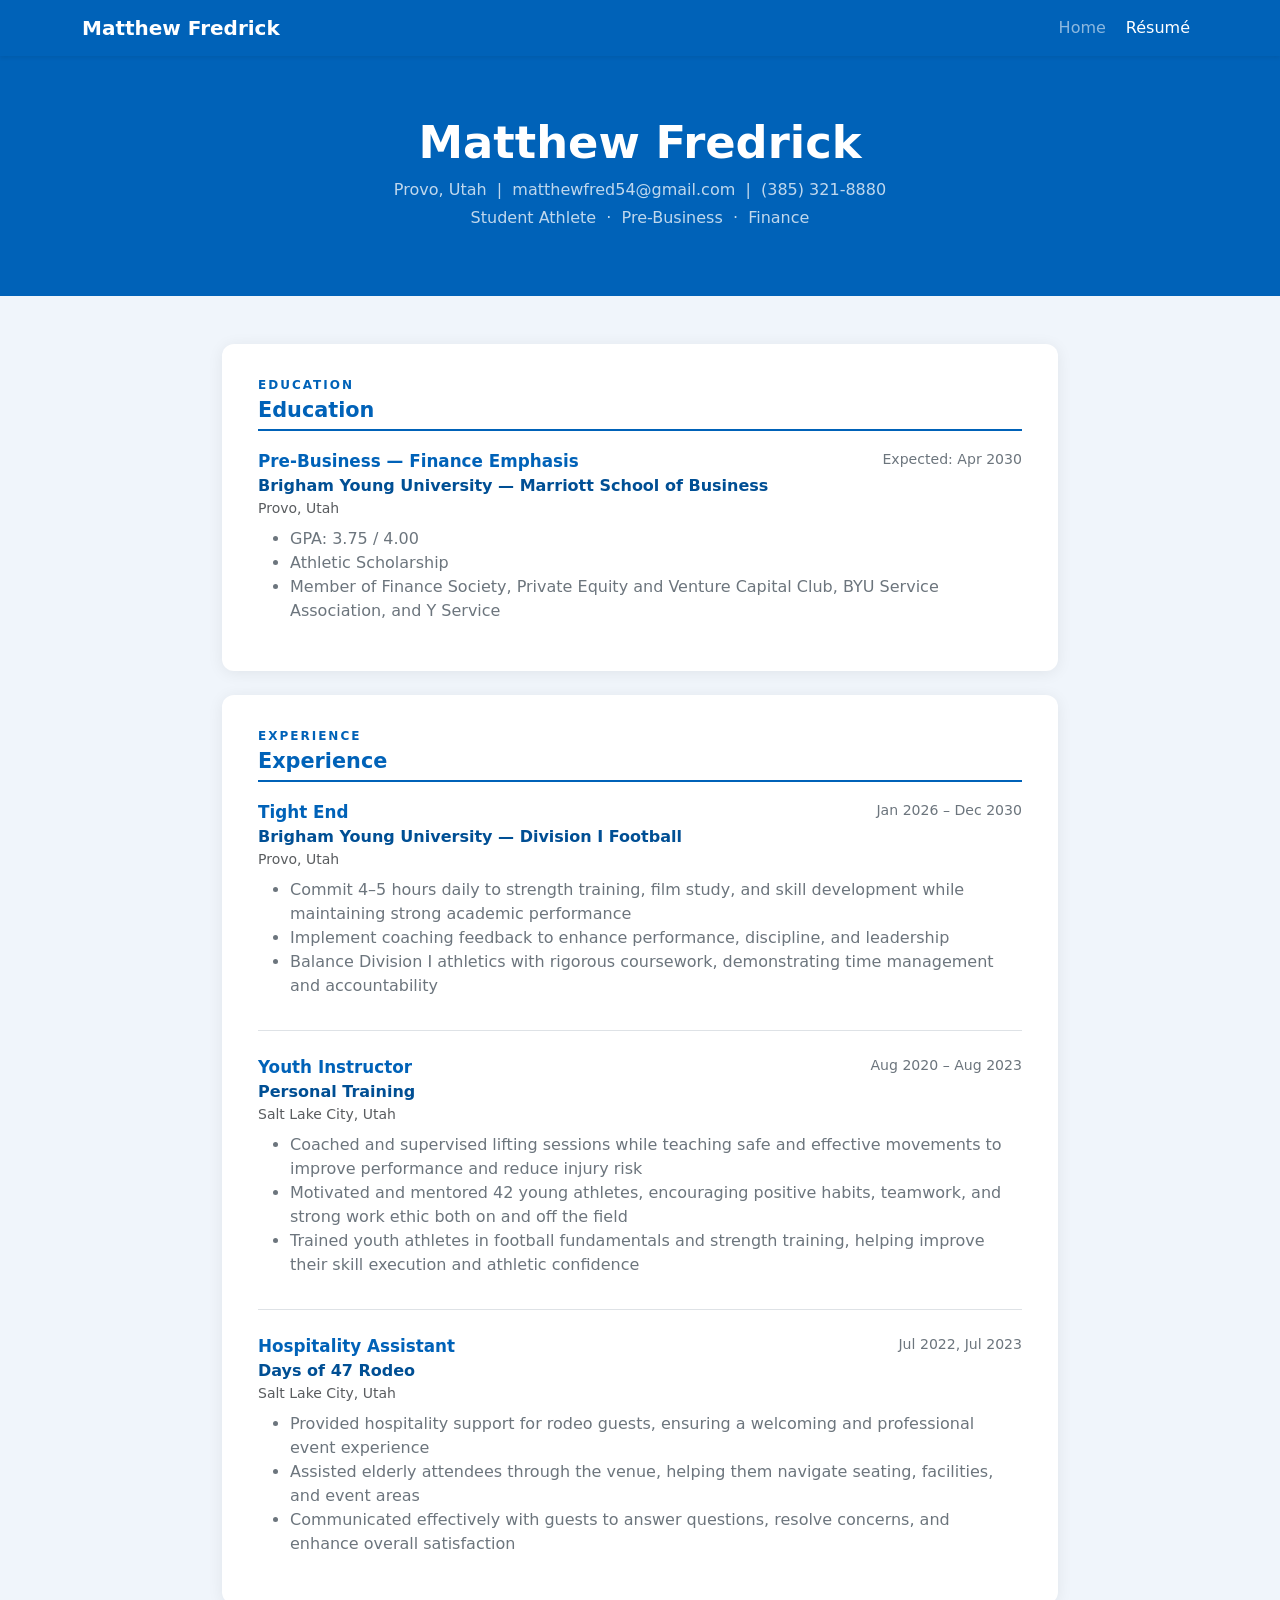
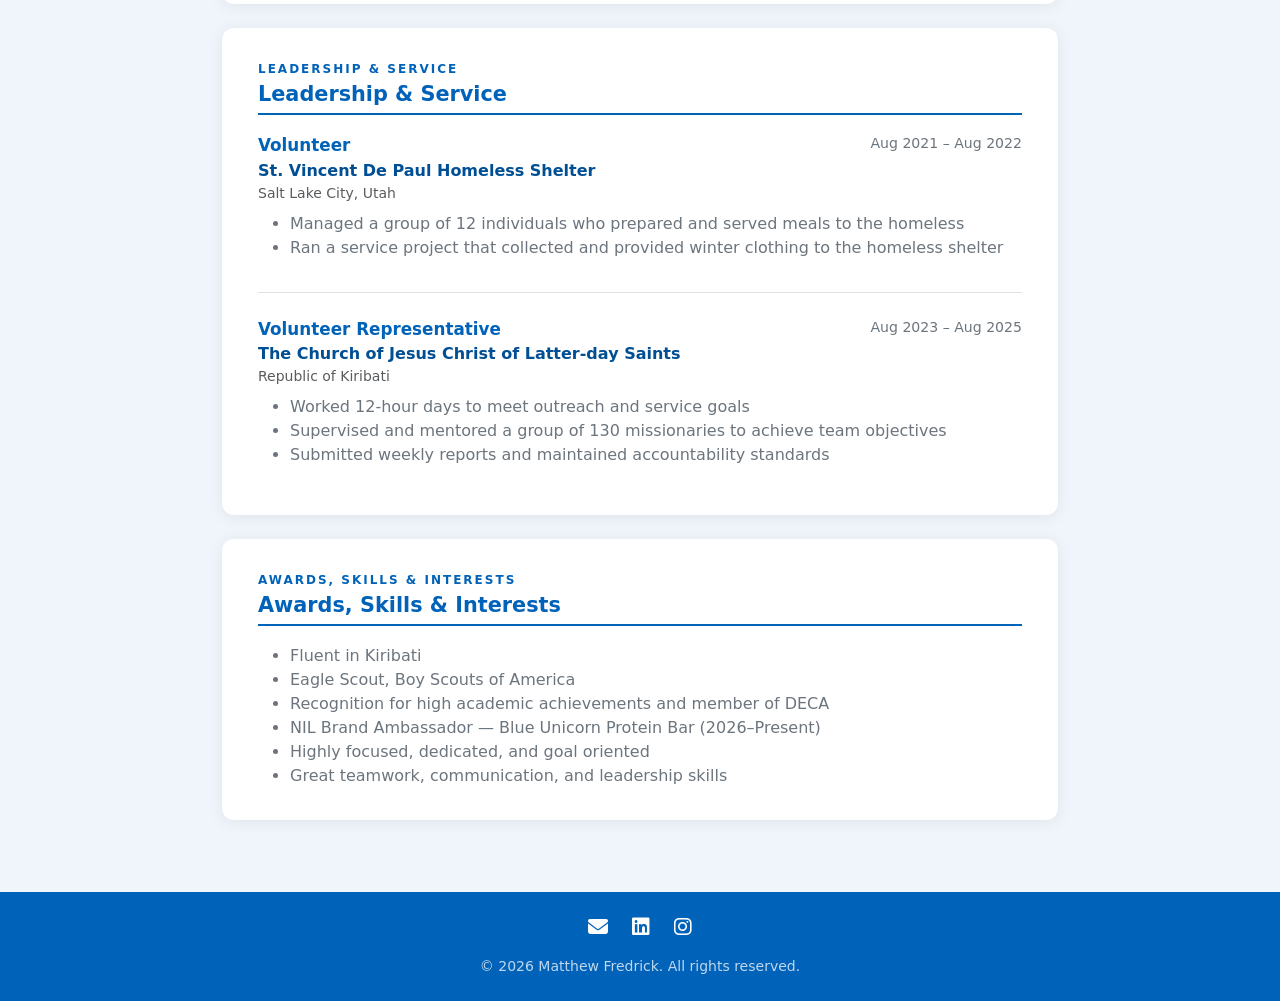
<file: resume.html>
<!DOCTYPE html>
<html lang="en">
<head>
  <meta charset="UTF-8" />
  <meta name="viewport" content="width=device-width, initial-scale=1.0" />
  <title>Résumé — Matthew Fredrick</title>
  <link href="https://cdn.jsdelivr.net/npm/bootstrap@5.3.2/dist/css/bootstrap.min.css" rel="stylesheet" />
  <link href="https://cdnjs.cloudflare.com/ajax/libs/font-awesome/6.5.0/css/all.min.css" rel="stylesheet" />
  <style>
    :root {
      --royal: #0062B8;
      --royal-dark: #004f94;
      --white: #ffffff;
    }

    body { background: #f0f5fb; }

    .navbar { background-color: var(--royal); }

    .page-header {
      background: var(--royal);
      color: #fff;
      padding: 60px 0 50px;
    }
    .page-header h1 { font-size: 2.8rem; font-weight: 800; }

    .resume-card {
      background: #fff;
      border-radius: 12px;
      box-shadow: 0 2px 16px rgba(0,0,0,.07);
      padding: 32px 36px;
      margin-bottom: 24px;
    }

    .section-label {
      text-transform: uppercase;
      font-size: .75rem;
      font-weight: 700;
      letter-spacing: 2px;
      color: var(--royal);
      margin-bottom: 4px;
    }

    .section-heading {
      color: var(--royal);
      font-weight: 700;
      font-size: 1.3rem;
      border-bottom: 2px solid var(--royal);
      padding-bottom: 6px;
      margin-bottom: 18px;
    }

    .entry-title { font-weight: 700; color: var(--royal); font-size: 1.05rem; }
    .entry-org   { color: var(--royal-dark); font-weight: 600; }
    .entry-date  { color: #6c757d; font-size: .88rem; }

    .skill-tag {
      display: inline-block;
      background: #dceaf8;
      color: var(--royal);
      border-radius: 50px;
      padding: 4px 14px;
      font-size: .85rem;
      margin: 3px;
    }

    footer { background-color: var(--royal); color: rgba(255,255,255,.75); }
    footer a { color: #fff; }
    footer a:hover { color: rgba(255,255,255,.75); }
  </style>
</head>
<body>

<!-- NAVBAR -->
<nav class="navbar navbar-expand-lg navbar-dark shadow-sm">
  <div class="container">
    <a class="navbar-brand fw-bold text-white" href="index.html">Matthew Fredrick</a>
    <button class="navbar-toggler" type="button"
            data-bs-toggle="collapse" data-bs-target="#nav">
      <span class="navbar-toggler-icon"></span>
    </button>
    <div class="collapse navbar-collapse" id="nav">
      <ul class="navbar-nav ms-auto gap-1">
        <li class="nav-item"><a class="nav-link" href="index.html">Home</a></li>
        <li class="nav-item"><a class="nav-link active" href="resume.html">Résumé</a></li>
      </ul>
    </div>
  </div>
</nav>

<!-- PAGE HEADER -->
<div class="page-header text-center">
  <div class="container">
    <h1>Matthew Fredrick</h1>
    <p class="mb-1 opacity-75">Provo, Utah &nbsp;|&nbsp; matthewfred54@gmail.com &nbsp;|&nbsp; (385) 321-8880</p>
    <p class="opacity-75">Student Athlete &nbsp;·&nbsp; Pre-Business &nbsp;·&nbsp; Finance</p>
  </div>
</div>

<!-- RESUME BODY -->
<div class="container py-5" style="max-width: 860px;">

  <!-- EDUCATION -->
  <div class="resume-card">
    <div class="section-label">Education</div>
    <h2 class="section-heading">Education</h2>

    <div class="mb-2">
      <div class="d-flex justify-content-between align-items-start flex-wrap">
        <div>
          <div class="entry-title">Pre-Business — Finance Emphasis</div>
          <div class="entry-org">Brigham Young University — Marriott School of Business</div>
          <div class="text-muted small">Provo, Utah</div>
        </div>
        <div class="entry-date text-end">
          Expected: Apr 2030
        </div>
      </div>
      <ul class="mt-2 text-secondary">
        <li>GPA: 3.75 / 4.00</li>
        <li>Athletic Scholarship</li>
        <li>Member of Finance Society, Private Equity and Venture Capital Club, BYU Service Association, and Y Service</li>
      </ul>
    </div>
  </div>

  <!-- EXPERIENCE -->
  <div class="resume-card">
    <div class="section-label">Experience</div>
    <h2 class="section-heading">Experience</h2>

    <!-- BYU Football -->
    <div class="mb-4 pb-3 border-bottom">
      <div class="d-flex justify-content-between align-items-start flex-wrap">
        <div>
          <div class="entry-title">Tight End</div>
          <div class="entry-org">Brigham Young University — Division I Football</div>
          <div class="text-muted small">Provo, Utah</div>
        </div>
        <div class="entry-date">Jan 2026 – Dec 2030</div>
      </div>
      <ul class="mt-2 text-secondary">
        <li>Commit 4–5 hours daily to strength training, film study, and skill development while maintaining strong academic performance</li>
        <li>Implement coaching feedback to enhance performance, discipline, and leadership</li>
        <li>Balance Division I athletics with rigorous coursework, demonstrating time management and accountability</li>
      </ul>
    </div>

    <!-- Personal Training -->
    <div class="mb-4 pb-3 border-bottom">
      <div class="d-flex justify-content-between align-items-start flex-wrap">
        <div>
          <div class="entry-title">Youth Instructor</div>
          <div class="entry-org">Personal Training</div>
          <div class="text-muted small">Salt Lake City, Utah</div>
        </div>
        <div class="entry-date">Aug 2020 – Aug 2023</div>
      </div>
      <ul class="mt-2 text-secondary">
        <li>Coached and supervised lifting sessions while teaching safe and effective movements to improve performance and reduce injury risk</li>
        <li>Motivated and mentored 42 young athletes, encouraging positive habits, teamwork, and strong work ethic both on and off the field</li>
        <li>Trained youth athletes in football fundamentals and strength training, helping improve their skill execution and athletic confidence</li>
      </ul>
    </div>

    <!-- Days of 47 -->
    <div class="mb-1">
      <div class="d-flex justify-content-between align-items-start flex-wrap">
        <div>
          <div class="entry-title">Hospitality Assistant</div>
          <div class="entry-org">Days of 47 Rodeo</div>
          <div class="text-muted small">Salt Lake City, Utah</div>
        </div>
        <div class="entry-date">Jul 2022, Jul 2023</div>
      </div>
      <ul class="mt-2 text-secondary">
        <li>Provided hospitality support for rodeo guests, ensuring a welcoming and professional event experience</li>
        <li>Assisted elderly attendees through the venue, helping them navigate seating, facilities, and event areas</li>
        <li>Communicated effectively with guests to answer questions, resolve concerns, and enhance overall satisfaction</li>
      </ul>
    </div>
  </div>

  <!-- LEADERSHIP & SERVICE -->
  <div class="resume-card">
    <div class="section-label">Leadership &amp; Service</div>
    <h2 class="section-heading">Leadership &amp; Service</h2>

    <!-- St Vincent -->
    <div class="mb-4 pb-3 border-bottom">
      <div class="d-flex justify-content-between align-items-start flex-wrap">
        <div>
          <div class="entry-title">Volunteer</div>
          <div class="entry-org">St. Vincent De Paul Homeless Shelter</div>
          <div class="text-muted small">Salt Lake City, Utah</div>
        </div>
        <div class="entry-date">Aug 2021 – Aug 2022</div>
      </div>
      <ul class="mt-2 text-secondary">
        <li>Managed a group of 12 individuals who prepared and served meals to the homeless</li>
        <li>Ran a service project that collected and provided winter clothing to the homeless shelter</li>
      </ul>
    </div>

    <!-- Mission -->
    <div class="mb-1">
      <div class="d-flex justify-content-between align-items-start flex-wrap">
        <div>
          <div class="entry-title">Volunteer Representative</div>
          <div class="entry-org">The Church of Jesus Christ of Latter-day Saints</div>
          <div class="text-muted small">Republic of Kiribati</div>
        </div>
        <div class="entry-date">Aug 2023 – Aug 2025</div>
      </div>
      <ul class="mt-2 text-secondary">
        <li>Worked 12-hour days to meet outreach and service goals</li>
        <li>Supervised and mentored a group of 130 missionaries to achieve team objectives</li>
        <li>Submitted weekly reports and maintained accountability standards</li>
      </ul>
    </div>
  </div>

  <!-- AWARDS & SKILLS -->
  <div class="resume-card">
    <div class="section-label">Awards, Skills &amp; Interests</div>
    <h2 class="section-heading">Awards, Skills &amp; Interests</h2>
    <ul class="text-secondary mb-0">
      <li>Fluent in Kiribati</li>
      <li>Eagle Scout, Boy Scouts of America</li>
      <li>Recognition for high academic achievements and member of DECA</li>
      <li>NIL Brand Ambassador — Blue Unicorn Protein Bar (2026–Present)</li>
      <li>Highly focused, dedicated, and goal oriented</li>
      <li>Great teamwork, communication, and leadership skills</li>
    </ul>
  </div>

</div><!-- /container -->

<!-- FOOTER -->
<footer class="py-4 text-center">
  <div class="container">
    <div class="mb-3 d-flex justify-content-center gap-4">
      <a href="mailto:matthewfred54@gmail.com" title="Email">
        <i class="fas fa-envelope fa-lg"></i>
      </a>
      <a href="https://www.linkedin.com/in/matthew-fredrick-826a183a2/" target="_blank" title="LinkedIn">
        <i class="fab fa-linkedin fa-lg"></i>
      </a>
      <a href="https://www.instagram.com/matthewfredrick3/" target="_blank" title="Instagram">
        <i class="fab fa-instagram fa-lg"></i>
      </a>
    </div>
    <p class="mb-0 small">&copy; 2026 Matthew Fredrick. All rights reserved.</p>
  </div>
</footer>

<script src="https://cdn.jsdelivr.net/npm/bootstrap@5.3.2/dist/js/bootstrap.bundle.min.js"></script>
</body>
</html>
</file>
<file: football.css>
/* =========================================================
   football.css — Custom stylesheet for the BYU Football
   scratch page. No Bootstrap used on that page.
   Color scheme: Royal Blue & White
   ========================================================= */

/* ── 1. GLOBAL RESET & BASE ── */
* {
  box-sizing: border-box;
  margin: 0;
  padding: 0;
}

body {
  font-family: 'Georgia', 'Times New Roman', serif; /* font family */
  background-color: #ffffff;                        /* white background */
  color: #1a1a2e;                                   /* dark font color */
  line-height: 1.7;
}

/* ── 2. NAVIGATION BAR ── */
.nav-bar {
  background-color: #1a47cc;                        /* royal blue nav */
  padding: 14px 32px;
  display: flex;
  justify-content: space-between;
  align-items: center;
  position: sticky;
  top: 0;
  z-index: 100;
  border-bottom: 3px solid #ffffff;
}

.nav-bar .site-name {
  font-family: 'Arial', sans-serif;                 /* different font for nav */
  font-size: 1.2rem;
  font-weight: 700;
  color: #ffffff;                                   /* white font color */
  text-decoration: none;
}

.nav-bar nav a {
  font-family: 'Arial', sans-serif;
  color: #ccd9ff;                                   /* light blue-white font color */
  text-decoration: none;
  margin-left: 24px;
  font-size: 0.95rem;
  transition: color 0.2s;
}

.nav-bar nav a:hover {
  color: #ffffff;
}

/* ── 3. HERO SECTION DIV ── */
.hero-section {
  background: linear-gradient(160deg, #1a47cc 0%, #0a2a80 60%, #1a47cc 100%);
  text-align: center;
  padding: 80px 20px 60px;
  border-bottom: 4px solid #ffffff;
}

.hero-section h1 {
  font-family: 'Arial Black', 'Arial', sans-serif; /* font family */
  font-size: 3.2rem;
  font-weight: 900;
  color: #ffffff;                                   /* white font color */
  text-transform: uppercase;
  letter-spacing: 3px;
  line-height: 1.2;
}

.hero-section .hero-sub {
  font-family: 'Arial', sans-serif;
  font-size: 1.15rem;
  color: #ccd9ff;                                   /* light blue font color */
  margin-top: 12px;
  letter-spacing: 1px;
}

.hero-section .scroll-hint {
  margin-top: 32px;
  font-size: 0.85rem;
  color: #99b3ff;
  font-style: italic;
}

/* ── 4. MAIN CONTENT DIV ── */
.main-content {
  max-width: 900px;
  margin: 0 auto;
  padding: 40px 20px 60px;
}

/* ── 5. CONTENT SECTIONS ── */
.content-section {
  background-color: #f0f4ff;                        /* very light blue-white */
  border-radius: 10px;
  padding: 32px 36px;
  margin-bottom: 36px;
  border-left: 5px solid #1a47cc;                  /* royal blue accent */
}

.content-section h2 {
  font-family: 'Arial Black', 'Arial', sans-serif;
  font-size: 1.5rem;
  color: #1a47cc;                                   /* royal blue font color */
  text-transform: uppercase;
  letter-spacing: 1px;
  margin-bottom: 16px;
}

.content-section p {
  color: #2a2a4a;                                   /* dark navy font color */
  margin-bottom: 12px;
}

/* ── 6. LISTS ── */
ol.main-list {
  color: #2a2a4a;
  padding-left: 20px;
  margin-top: 10px;
}

ol.main-list li {
  margin-bottom: 10px;
  font-size: 0.98rem;
}

ul.sub-list {
  color: #3a4a7a;
  padding-left: 20px;
  margin-top: 6px;
  list-style-type: disc;
}

ul.sub-list li {
  margin-bottom: 5px;
  font-size: 0.92rem;
}

/* ── 7. IMAGES ── */
.responsive-img {
  width: 100%;
  max-width: 860px;
  height: auto;
  border-radius: 8px;
  border: 3px solid #1a47cc;                       /* royal blue border */
  display: block;
  margin: 20px auto;
}

/* Personal hero photo — taller portrait crop */
.hero-photo {
  max-width: 480px;
  max-height: 640px;
  object-fit: cover;
  object-position: top;
}

.img-caption {
  text-align: center;
  font-size: 0.85rem;
  color: #5566aa;
  font-style: italic;
  margin-top: 6px;
}

/* ── 8. HIGHLIGHTS GRID ── */
.highlights-grid {
  display: grid;
  grid-template-columns: repeat(auto-fit, minmax(260px, 1fr));
  gap: 24px;
  margin-top: 20px;
}

.highlight-card {
  background-color: #ffffff;
  border-radius: 8px;
  overflow: hidden;
  border: 2px solid #1a47cc;
  box-shadow: 0 2px 8px rgba(26, 71, 204, 0.15);
}

.highlight-label {
  font-family: 'Arial Black', 'Arial', sans-serif;
  font-size: 0.85rem;
  color: #1a47cc;                                   /* royal blue font color */
  text-transform: uppercase;
  letter-spacing: 0.5px;
  padding: 10px 14px 6px;
  margin-bottom: 0;
}

/* ── 9. VIDEO EMBED WRAPPER ── */
.video-wrapper {
  position: relative;
  padding-bottom: 56.25%;                           /* 16:9 */
  height: 0;
  overflow: hidden;
}

.video-wrapper iframe {
  position: absolute;
  top: 0; left: 0;
  width: 100%; height: 100%;
  border: none;
}

/* Placeholder for videos not yet added */
.video-placeholder {
  position: relative;
  padding-bottom: 56.25%;
  height: 0;
  background-color: #dce6ff;
}

.video-placeholder span {
  position: absolute;
  top: 50%; left: 50%;
  transform: translate(-50%, -50%);
  font-family: 'Arial', sans-serif;
  font-size: 0.8rem;
  color: #7a8fbf;
  text-align: center;
  width: 90%;
}

/* ── 10. TABLEAU WRAPPER ── */
.tableau-wrapper {
  margin: 20px 0;
  border-radius: 8px;
  overflow: hidden;
  border: 2px solid #1a47cc;
}

/* ── 11. ANCHOR TARGET OFFSET ── */
.anchor-target {
  scroll-margin-top: 80px;
}

/* ── 12. BLUE DIVIDER ── */
.gold-divider {
  border: none;
  border-top: 3px solid #1a47cc;                   /* royal blue divider */
  width: 60px;
  margin: 12px 0 20px;
}

/* ── 13. APP BUTTON ── */
.app-link-btn {
  display: inline-block;
  background-color: #1a47cc;                        /* royal blue button */
  color: #ffffff;                                   /* white font color */
  font-family: 'Arial Black', 'Arial', sans-serif;
  font-weight: 700;
  font-size: 1rem;
  padding: 14px 36px;
  border-radius: 6px;
  text-decoration: none;
  text-transform: uppercase;
  letter-spacing: 1px;
  transition: background-color 0.2s, transform 0.1s;
  margin-top: 12px;
}

.app-link-btn:hover {
  background-color: #0a2a80;
  color: #ffffff;
  transform: translateY(-2px);
}

/* ── 14. FOOTER DIV ── */
.site-footer {
  background-color: #1a47cc;                        /* royal blue footer */
  color: #ccd9ff;                                   /* light blue-white font color */
  text-align: center;
  padding: 24px 20px;
  font-family: 'Arial', sans-serif;
  font-size: 0.88rem;
  border-top: 3px solid #ffffff;
}

.site-footer a {
  color: #ffffff;
  text-decoration: none;
}

.site-footer a:hover {
  text-decoration: underline;
}
</file>
